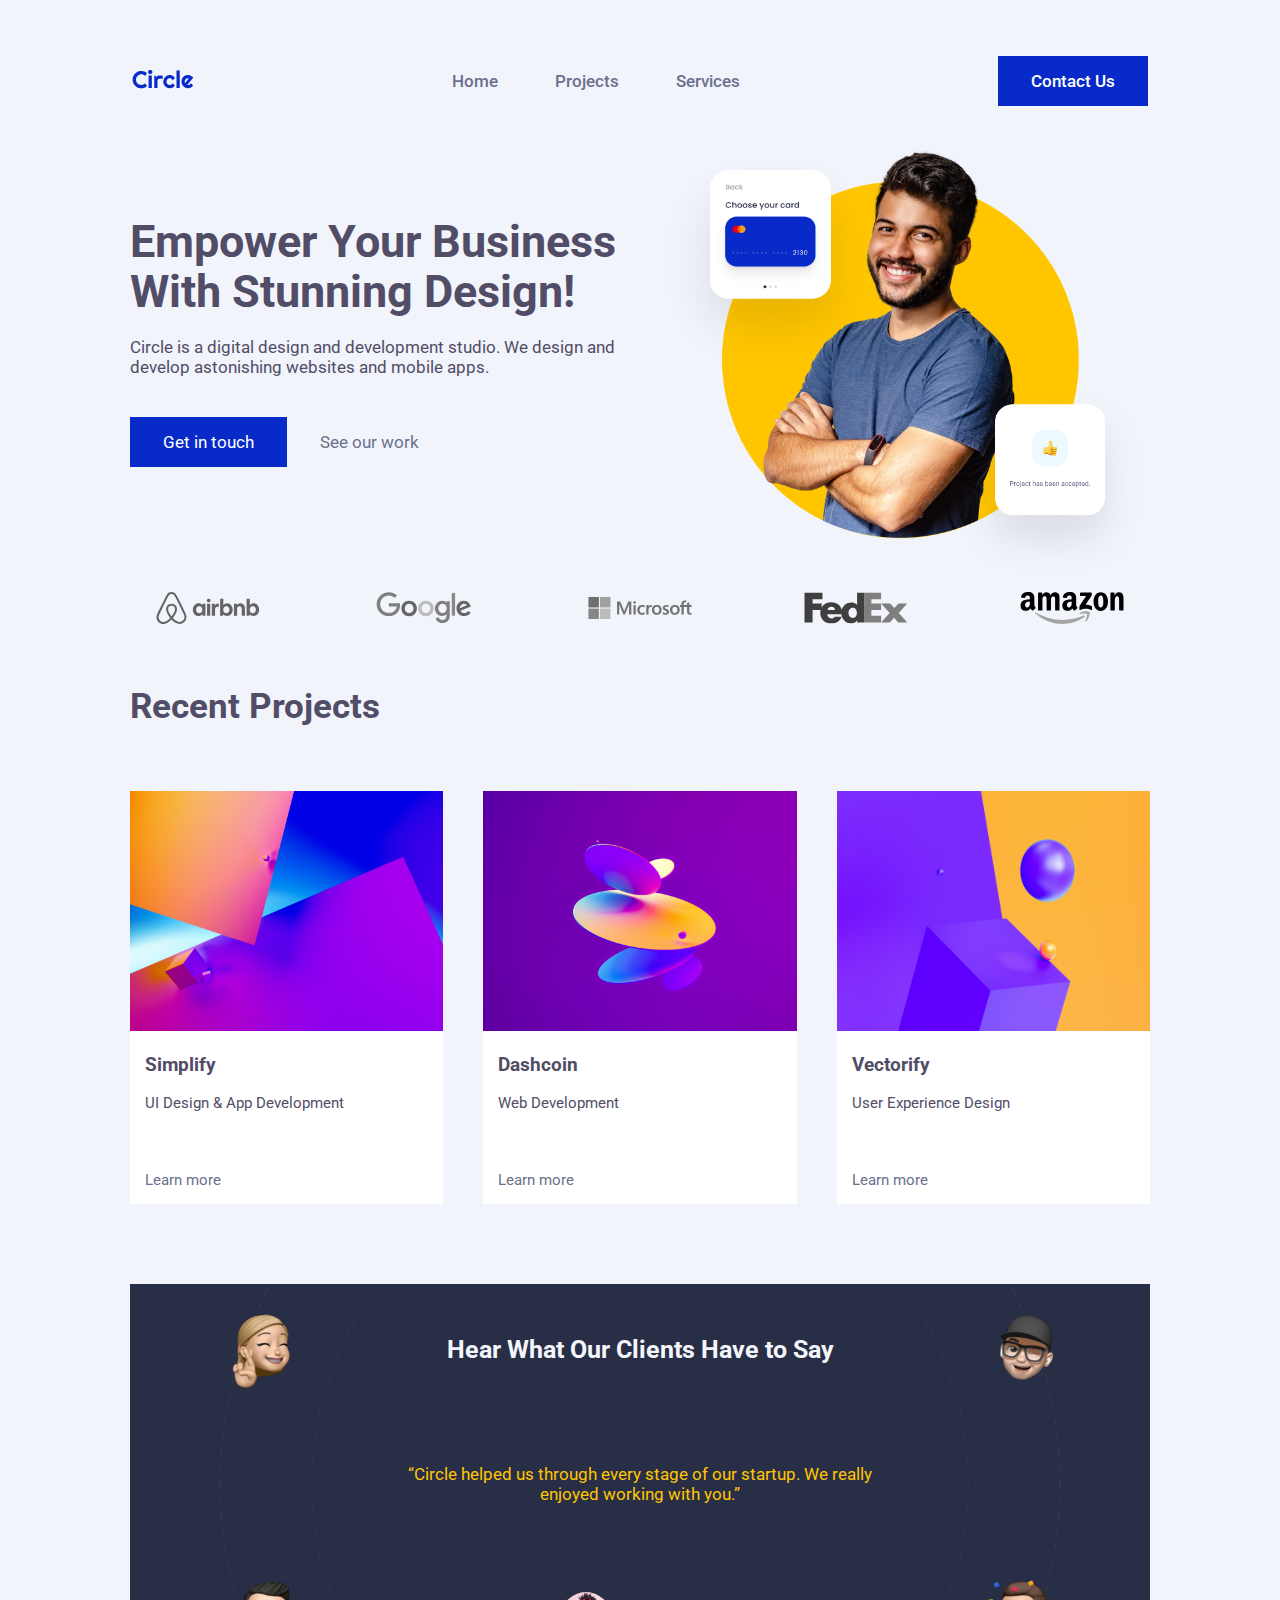
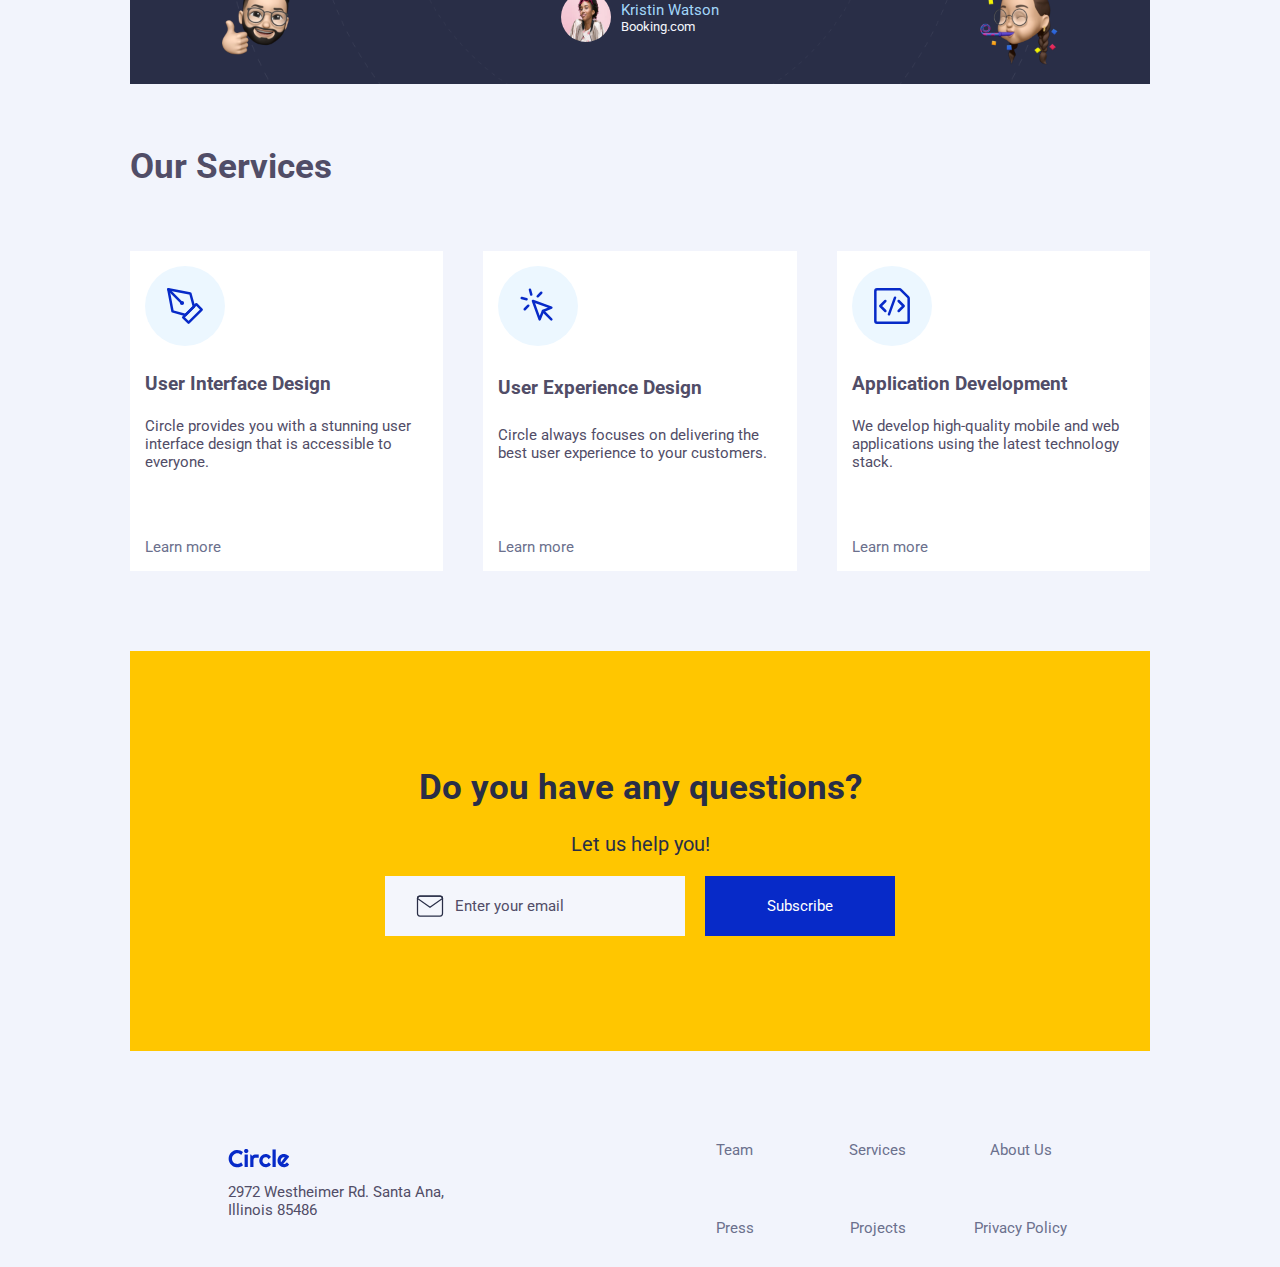
<file: index.html>
<!DOCTYPE html>
<html lang="en">
  <head>
    <meta charset="UTF-8" />
    <meta name="viewport" content="width=device-width, initial-scale=1.0" />
    <meta http-equiv="X-UA-Compatible" content="ie=edge" />
    <title>Proyecto 1 Circle</title>
    <link rel="stylesheet" type="text/css" href="./styles/main.css" />
    <link rel="stylesheet" type="text/css" href="./styles/home.css" />
    <link rel="preconnect" href="https://fonts.googleapis.com" />
    <link rel="preconnect" href="https://fonts.gstatic.com" crossorigin />
    <link
      href="https://fonts.googleapis.com/css2?family=Roboto:wght@400;500;700&display=swap"
      rel="stylesheet"
    />
  </head>
  <body>
    <header class="navbar" id="navbar">
      <div>
        <img
          class="logo"
          src="./project-assets/logos/circle.svg"
          alt="Logo Circle"
        />
      </div>
      <ul class="nav-bar-list" id="nav-bar-list">
        <li><a href="index.html">Home</a></li>
        <li><a href="#project-section">Projects</a></li>
        <li><a href="#service-section">Services</a></li>
      </ul>
      <div class="contact-button">
        <a href="contactUs.html">Contact Us</a>
      </div>
    </header>
    <img
      src="./project-assets/Menú icon.png"
      href="#menu"
      class="lanzador-menu"
      id="enlace-menu"
    />
    <section class="main-text-image">
      <div class="hero-img-container">
        <img
          class="card-img"
          src="./project-assets/hero-section/card-1.png"
          alt="Credit card image"
        />
        <img
          class="like-img"
          src="./project-assets/hero-section/card-2.png"
          alt="Like image"
        />
      </div>
      <br />
      <div class="textos-ppales">
        <h1>Empower Your Business With Stunning Design!</h1>
        <br />
        <p>
          Circle is a digital design and development studio. We design and
          develop astonishing websites and mobile apps.
        </p>
        <br />
        <br />
        <div class="links-ppales">
          <a class="blue-box-link" href="contactUs.html">Get in touch</a>
          <a class="link-grey" href="projectPage.html">See our work</a>
        </div>
      </div>
    </section>
    <section class="logos">
      <img
        src="./project-assets/logos/airbnb-logo.svg"
        alt="Logo AirBnb"
      />
      <img
        src="./project-assets/logos/google-logo.svg"
        alt="Logo Google"
      />
      <img
        src="./project-assets/logos/microsoft-logo.svg"
        alt="Logo Microsoft"
      />
      <img
        src="./project-assets/logos/fedex-logo.svg"
        alt="Logo Fedex"
      />
      <img
        src="./project-assets/logos/amazon-logo.svg"
        alt="Logo Amazon"
      />
    </section>
    <section class="project-section" id="project-section">
      <h3>Recent Projects</h3>
      <div class="projects-container">
        <div class="project">
          <img
            src="./project-assets/projects-section/1.jpg"
            alt="UI Design & App Development"
          />
          <h5>Simplify</h5>
          <p>UI Design & App Development</p>
          <br />
          <br />
          <a href="./projectPage.html">Learn more</a>
        </div>
        <div class="project">
          <img
            src="./project-assets/projects-section/2.jpg"
            alt="Web Development"
          />
          <h5>Dashcoin</h5>
          <p>Web Development</p>
          <br />
          <br />
          <a href="./projectPage.html">Learn more</a>
        </div>
        <div class="project">
          <img
            src="./project-assets/projects-section/3.jpg"
            alt="User Experience Design"
          />
          <h5>Vectorify</h5>
          <p>User Experience Design</p>
          <br />
          <br />
          <a href="./projectPage.html">Learn more</a>
        </div>
      </div>
    </section>
    <section class="testimonial-section">
      <img
        id="memoji-1"
        src="./project-assets/testimonial-section/memoji-1.png"
      />
      <img
        id="memoji-2"
        src="./project-assets/testimonial-section/memoji-2.png"
      />
      <img
        id="memoji-3"
        src="./project-assets/testimonial-section/memoji-3.png"
      />
      <img
        id="memoji-4"
        src="./project-assets/testimonial-section/memoji-4.png"
      />
      <h3 id="h3-testimonial">Hear What Our Clients Have to Say</h3>
      <p class="yellow-text">
        “Circle helped us through every stage of our startup. We really enjoyed
        working with you.”
      </p>
      <div class="testimonial-img-text">
        <img
          id="testimonial-img"
          src="./project-assets/testimonial-section/profile.png"
        />
        <div class="testimonial-text">
          <p class="testimonial-text-1">Kristin Watson</p>
          <p class="testimonial-text-2">Booking.com</p>
        </div>
      </div>
    </section>
    <section class="service-section" id="service-section">
      <h3>Our Services</h3>
      <div class="service-container">
        <div class="service">
          <div class="service-img-cont">
            <img
              class="service-img"
              src="./project-assets/services-section/icons/1.svg"
              alt="User Interface Design"
            />
          </div>
          <h5 class="h5-service">User Interface Design</h5>
          <p class="p-service">
            Circle provides you with a stunning user interface design that is
            accessible to everyone.
          </p>
          <br />
          <br />
          <a href="./projectPage.html">Learn more</a>
        </div>
        <div class="service">
          <div class="service-img-cont">
            <img
              class="service-img"
              src="./project-assets/services-section/icons/2.svg"
              alt="User Experience Design"
            />
          </div>
          <h5 class="h5-service">User Experience Design</h5>
          <p class="p-service">
            Circle always focuses on delivering the best user experience to your
            customers.
          </p>
          <br />
          <br />
          <a href="./projectPage.html">Learn more</a>
        </div>
        <div class="service">
          <div class="service-img-cont">
            <img
              class="service-img"
              src="./project-assets/services-section/icons/3.svg"
              alt="Application Development"
            />
          </div>
          <h5 class="h5-service">Application Development</h5>
          <p class="p-service">
            We develop high-quality mobile and web applications using the latest
            technology stack.
          </p>
          <br />
          <br />
          <a href="./projectPage.html">Learn more</a>
        </div>
      </div>
    </section>
    <section class="newsletter-section">
      <div class="newsletter-container">
        <h3>Do you have any questions?</h3>
        <p>Let us help you!</p>
        <form class="subscribe-container">
          <input class="news-input" type="email" value="Enter your email" />
          <button class="Submit-button">Subscribe</button>
        </form>
      </div>
    </section>
    <footer>
      <div class="footer-logo-container">
        <img
          class="logo"
          src="./project-assets/logos/circle.svg"
          alt="Logo Circle"
        />
        <p class="footer-address">
          2972 Westheimer Rd. Santa Ana, Illinois 85486
        </p>
      </div>
      <div class="footer-links">
        <a href="index.html">Team</a>
        <a href="#service-section">Services</a>
        <a href="index.html">About Us</a>
        <a href="index.html">Press</a>
        <a href="#project-section">Projects</a>
        <a href="index.html">Privacy Policy</a>
      </div>
    </footer>
    <script src="javascript.js"></script>
  </body>
</html>
</file>
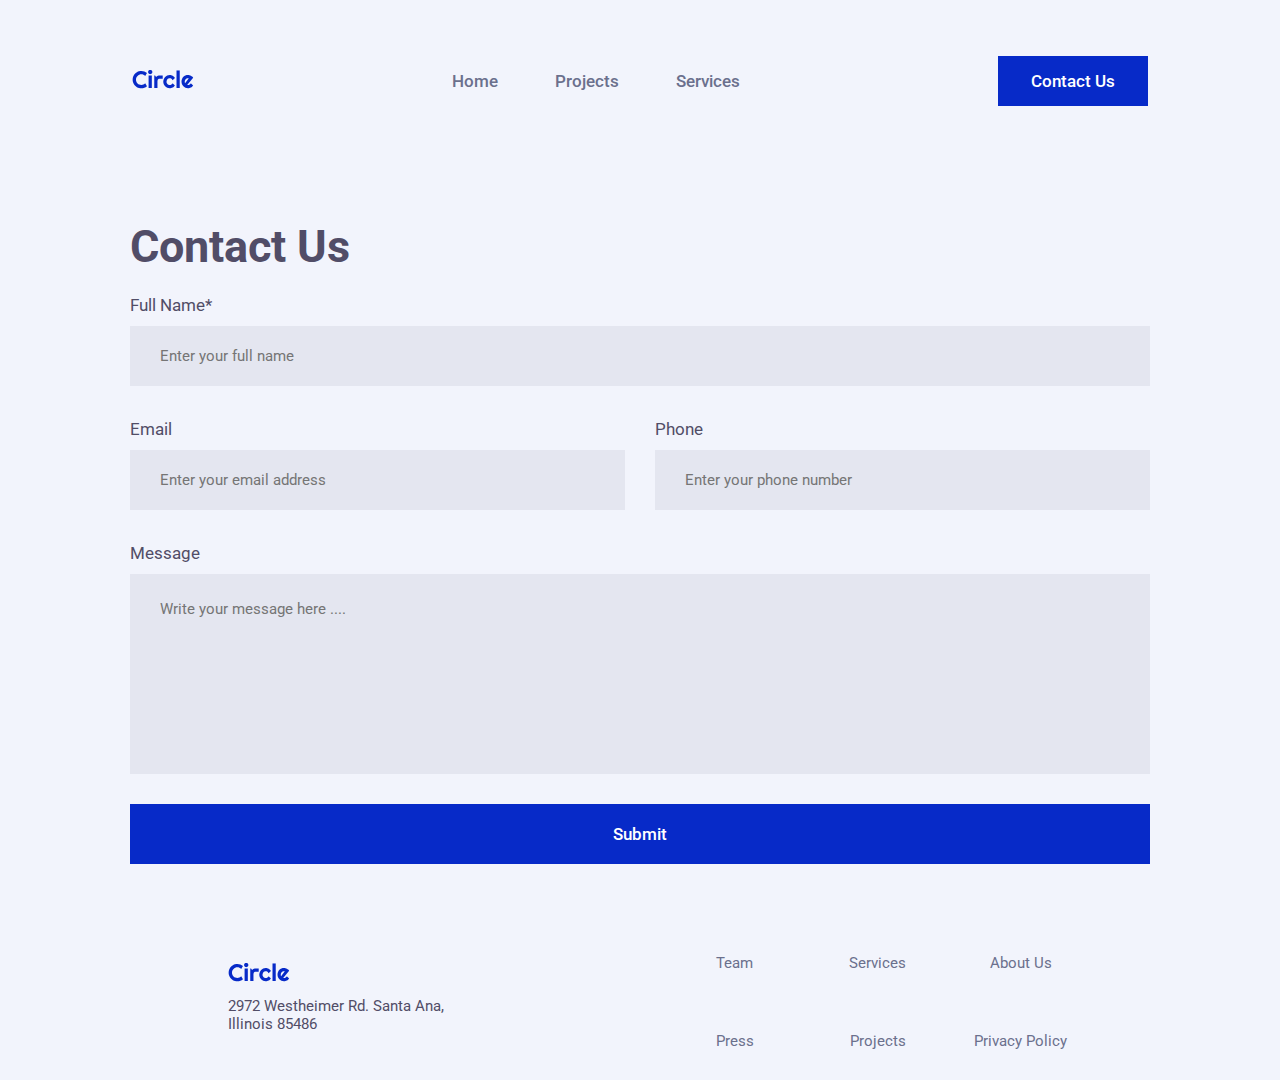
<file: contactUs.html>
<!DOCTYPE html>
<html lang="en">
  <head>
    <meta charset="UTF-8" />
    <meta name="viewport" content="width=device-width, initial-scale=1.0" />
    <meta http-equiv="X-UA-Compatible" content="ie=edge" />
    <title>Proyecto 1 Circle</title>
    <link rel="stylesheet" type="text/css" href="./styles/main.css" />
    <link rel="stylesheet" type="text/css" href="./styles/home.css" />
    <link rel="stylesheet" type="text/css" href="./styles/contactUs.css" />
    <link rel="preconnect" href="https://fonts.googleapis.com" />
    <link rel="preconnect" href="https://fonts.gstatic.com" crossorigin />
    <link
      href="https://fonts.googleapis.com/css2?family=Roboto:wght@400;500;700&display=swap"
      rel="stylesheet"
    />
  </head>
  <body>
    <header class="navbar" id="navbar">
      <div>
        <img
          class="logo"
          src="./project-assets/logos/circle.svg"
          alt="Logo Circle"
        />
      </div>
      <ul class="nav-bar-list" id="nav-bar-list">
        <li><a href="./index.html">Home</a></li>
        <li><a href="./projectPage.html">Projects</a></li>
        <li><a href="./index.html">Services</a></li>
      </ul>
      <div class="contact-button">
        <a href="contactUs.html">Contact Us</a>
      </div>
    </header>
    <img
      src="./project-assets/Menú icon.png"
      href="#menu"
      class="lanzador-menu"
      id="enlace-menu"
    />
    <section class="contactUs-form-container">
      <h1>Contact Us</h1>
      <form class="contactUs-form">
        <label for="name">Full Name*</label>
        <br />
        <input
          type="text"
          id="name"
          placeholder="Enter your full name"
          required
        />
        <br />
        <div class="row-form">
          <div class="email-input">
            <label for="email">Email</label>
            <br />
            <input
              type="email"
              id="email"
              placeholder="Enter your email address"
              required
            />
          </div>
          <div class="phone-input">
            <label for="phone">Phone</label>
            <input
              type="tel"
              id="phone"
              placeholder="Enter your phone number"
              required
            />
          </div>
        </div>
        <label for="message">Message</label>
        <br />
        <input
          type="textarea"
          id="message"
          class="message"
          placeholder="Write your message here ...."
          required
        />
        <br />
        <button class="submit-button">Submit</button>
      </form>
    </section>
    <footer>
      <div class="footer-logo-container">
        <img
          class="logo"
          src="./project-assets/logos/circle.svg"
          alt="Logo Circle"
        />
        <p class="footer-address">
          2972 Westheimer Rd. Santa Ana, Illinois 85486
        </p>
      </div>
      <div class="footer-links">
        <a href="index.html">Team</a>
        <a href="#service-section">Services</a>
        <a href="index.html">About Us</a>
        <a href="index.html">Press</a>
        <a href="#project-section">Projects</a>
        <a href="index.html">Privacy Policy</a>
      </div>
    </footer>
    <script src="javascript.js"></script>
  </body>
</html>
</file>
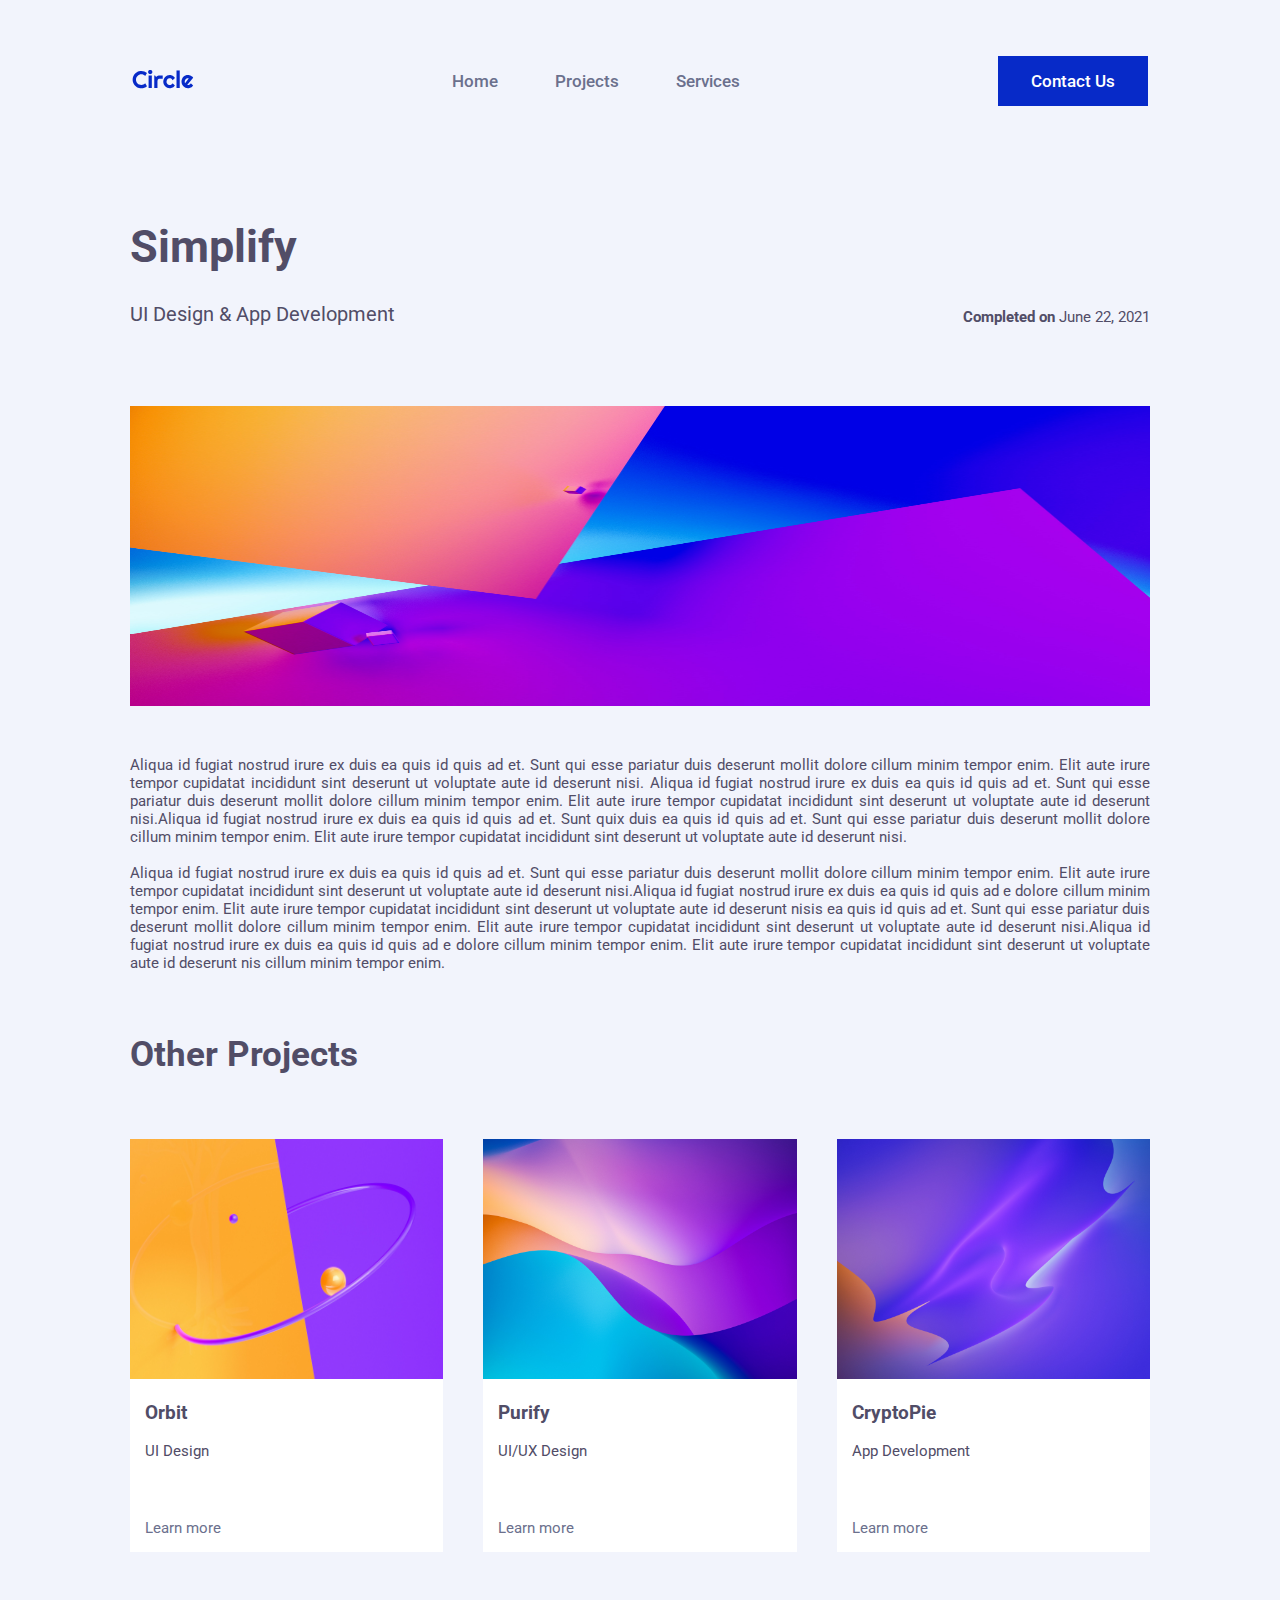
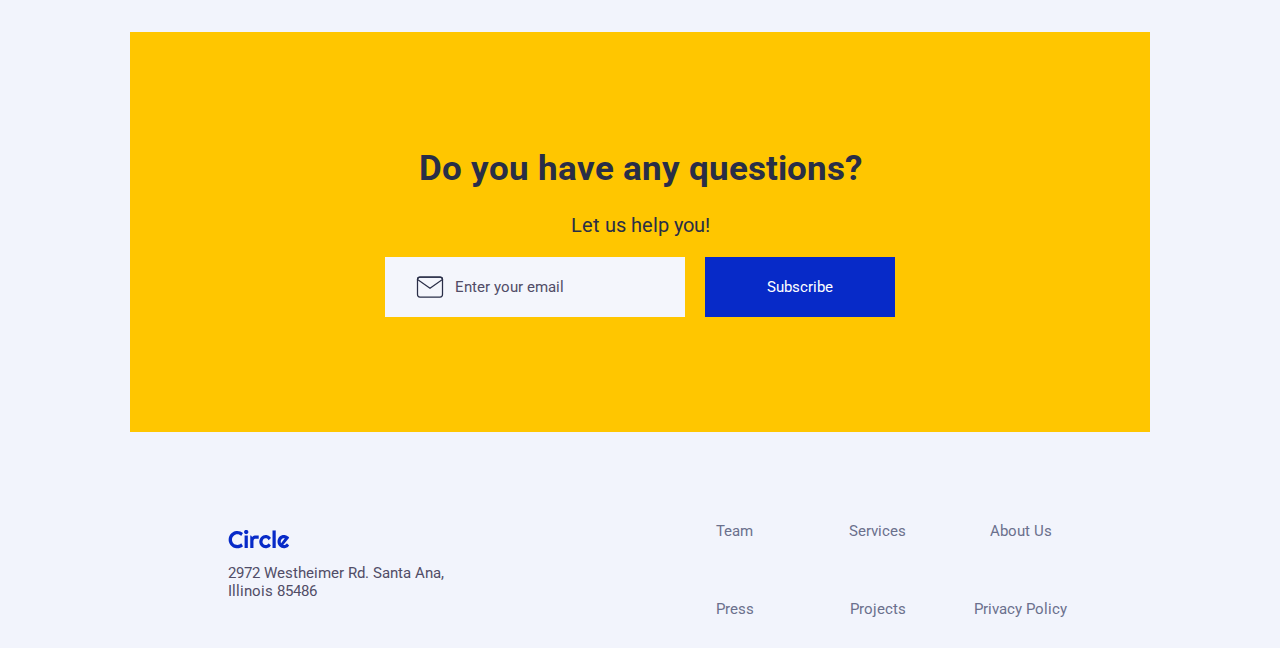
<file: projectPage.html>
<!DOCTYPE html>
<html lang="en">
  <head>
    <meta charset="UTF-8" />
    <meta name="viewport" content="width=device-width, initial-scale=1.0" />
    <meta http-equiv="X-UA-Compatible" content="ie=edge" />
    <title>Proyecto 1 Circle</title>
    <link rel="stylesheet" type="text/css" href="./styles/main.css" />
    <link rel="stylesheet" type="text/css" href="./styles/home.css" />
    <link rel="stylesheet" type="text/css" href="./styles/projectPage.css" />
    <link rel="preconnect" href="https://fonts.googleapis.com" />
    <link rel="preconnect" href="https://fonts.gstatic.com" crossorigin />
    <link
      href="https://fonts.googleapis.com/css2?family=Roboto:wght@400;500;700&display=swap"
      rel="stylesheet"
    />
  </head>
  <body>
    <header class="navbar" id="navbar">
      <div>
        <img
          class="logo"
          src="./project-assets/logos/circle.svg"
          alt="Logo Circle"
        />
      </div>
      <ul class="nav-bar-list" id="nav-bar-list">
        <li><a href="./index.html">Home</a></li>
        <li><a href="#project-section">Projects</a></li>
        <li><a href="./index.html">Services</a></li>
      </ul>
      <div class="contact-button">
        <a href="contactUs.html">Contact Us</a>
      </div>
    </header>
    <img
      src="./project-assets/Menú icon.png"
      href="#menu"
      class="lanzador-menu"
      id="enlace-menu"
    />
    <section class="project-detail">
      <h1>Simplify</h1>
      <div class="subtitle">
        <p>UI Design & App Development</p>
        <p class="subtitle-date"><span>Completed on </span>June 22, 2021</p>
      </div>
      <div class="project-detail-items-container">
        <img
          src="./project-assets/projects-section/1.jpg"
          alt="UI Design & App Development"
        />
        <p class="project-detail-text">
          Aliqua id fugiat nostrud irure ex duis ea quis id quis ad et. Sunt qui
          esse pariatur duis deserunt mollit dolore cillum minim tempor enim.
          Elit aute irure tempor cupidatat incididunt sint deserunt ut voluptate
          aute id deserunt nisi. Aliqua id fugiat nostrud irure ex duis ea quis
          id quis ad et. Sunt qui esse pariatur duis deserunt mollit dolore
          cillum minim tempor enim. Elit aute irure tempor cupidatat incididunt
          sint deserunt ut voluptate aute id deserunt nisi.Aliqua id fugiat
          nostrud irure ex duis ea quis id quis ad et. Sunt quix duis ea quis id
          quis ad et. Sunt qui esse pariatur duis deserunt mollit dolore cillum
          minim tempor enim. Elit aute irure tempor cupidatat incididunt sint
          deserunt ut voluptate aute id deserunt nisi.
          <br />
          <br />
          Aliqua id fugiat nostrud irure ex duis ea quis id quis ad et. Sunt qui
          esse pariatur duis deserunt mollit dolore cillum minim tempor enim.
          Elit aute irure tempor cupidatat incididunt sint deserunt ut voluptate
          aute id deserunt nisi.Aliqua id fugiat nostrud irure ex duis ea quis
          id quis ad e dolore cillum minim tempor enim. Elit aute irure tempor
          cupidatat incididunt sint deserunt ut voluptate aute id deserunt nisis
          ea quis id quis ad et. Sunt qui esse pariatur duis deserunt mollit
          dolore cillum minim tempor enim. Elit aute irure tempor cupidatat
          incididunt sint deserunt ut voluptate aute id deserunt nisi.Aliqua id
          fugiat nostrud irure ex duis ea quis id quis ad e dolore cillum minim
          tempor enim. Elit aute irure tempor cupidatat incididunt sint deserunt
          ut voluptate aute id deserunt nis cillum minim tempor enim.
        </p>
      </div>
    </section>
    <section class="project-section" id="project-section">
      <h3>Other Projects</h3>
      <div class="projects-container">
        <div class="project">
          <img
            src="./project-assets/projects-section/4.jpg"
            alt="UI Design"
          />
          <h5>Orbit</h5>
          <p>UI Design</p>
          <br />
          <br />
          <a href="./projectPage.html">Learn more</a>
        </div>
        <div class="project">
          <img
            src="./project-assets/projects-section/5.jpg"
            alt="UI/UX Design"
          />
          <h5>Purify</h5>
          <p>UI/UX Design</p>
          <br />
          <br />
          <a href="./projectPage.html">Learn more</a>
        </div>
        <div class="project">
          <img
            src="./project-assets/projects-section/6.jpg"
            alt="App Development"
          />
          <h5>CryptoPie</h5>
          <p>App Development</p>
          <br />
          <br />
          <a href="./projectPage.html">Learn more</a>
        </div>
      </div>
    </section>
    <section class="newsletter-section">
      <div class="newsletter-container">
        <h3>Do you have any questions?</h3>
        <p>Let us help you!</p>
        <form class="subscribe-container">
          <input class="news-input" type="email" value="Enter your email" />
          <button class="Submit-button">Subscribe</button>
        </form>
      </div>
    </section>
    <footer>
      <div class="footer-logo-container">
        <img
          class="logo"
          src="./project-assets/logos/circle.svg"
          alt="Logo Circle"
        />
        <p class="footer-address">
          2972 Westheimer Rd. Santa Ana, Illinois 85486
        </p>
      </div>
      <div class="footer-links">
        <a href="index.html">Team</a>
        <a href="#service-section">Services</a>
        <a href="index.html">About Us</a>
        <a href="index.html">Press</a>
        <a href="#project-section">Projects</a>
        <a href="index.html">Privacy Policy</a>
      </div>
    </footer>
    <script src="javascript.js"></script>
  </body>
</html>
</file>
<file: styles/home.css>
.main-text-image {
  display: flex;
  flex-direction: column;
  align-items: center;
  justify-content: flex-start;
  width: 100%;
  font-size: 17px;
  padding-left: 30px;
  padding-right: 30px;
}

.hero-img-container {
  width: 100%;
  height: 400px;
  background-image: url("../project-assets/hero-section/hero-image.png");
  background-size: contain;
  background-repeat: no-repeat;
  background-position: center;
  flex: 0.5;
  display: grid;
  grid-template-columns: repeat(3, 1fr);
  grid-template-rows: repeat(3, 1fr);
  justify-items: center;
  align-items: center;
}

.hero-img {
  width: 100%;
  height: 50%;
  max-width: 570px;
  max-height: 650px;
  position: inherit;
}

.blue-box-link {
  background-color: #072ac8;
  color: #ffffff;
  padding: 15px 33px;
  height: auto;
}

.blue-box-link:link,
.blue-box-link:visited {
  color: #ffffff;
  text-decoration: none;
}

.card-img {
  width: 240px;
  height: 240px;
  grid-column: 1;
  grid-row: 1;
}

.like-img {
  height: 200px;
  width: 200px;
  grid-column: 3;
  grid-row: 3;
}

.textos-ppales {
  flex: 0.5;
  display: flex;
  flex-direction: column;
}

.link-grey {
  padding: 15px 33px;
  height: auto;
}

.links-ppales {
  display: flex;
}

.logos {
  -webkit-filter: grayscale(100%);
  filter: grayscale(100%);
  margin-top: 50px;
  display: flex;
  justify-content: space-around;
}

.logos img {
  height: 60px;
  width: 60px;
}

.project-section,
.service-section {
  display: flex;
  flex-direction: column;
  justify-content: center;
  align-items: center;
  width: 100%;
  margin-top: 80px;
}

.projects-container,
.service-container {
  margin-top: 80px;
  display: flex;
  flex-direction: column;
  align-items: center;
  justify-content: space-between;
  gap: 30px;
}

.projects-container {
  height: 100%;
}

.projects-container img {
  width: 100%;
  height: 240px;
}

h5 {
  margin-top: 15px;
  padding-left: 15px;
  padding-right: 15px;
}

.projects-container p,
.service-container p {
  margin-top: 10px;
  font-size: 15px;
  padding-left: 15px;
  padding-right: 15px;
}

.projects-container a,
.service-container a {
  font-size: 15px;
  padding-left: 15px;
}

.project,
.service {
  background-color: #ffffff;
  display: flex;
  flex-direction: column;
  justify-content: space-between;
  padding-bottom: 15px;
}

.project {
  width: 100%;
  height: 100%;
}

.testimonial-section {
  margin-top: 80px;
  height: 400px;
  margin-left: 30px;
  margin-right: 30px;
  background-image: url("../project-assets/testimonial-section/orbit.png");
  background-color: #292e47;
  background-size: cover;
  background-repeat: no-repeat;
  background-position: center;
  display: grid;
  align-items: center;
  justify-items: center;
  grid-template-columns: 1fr 2fr 1fr;
  grid-template-rows: repeat(3, 1fr);
}

#memoji-1 {
  width: 100px;
  height: 100px;
  grid-column: 1;
  grid-row: 1;
}

#memoji-2 {
  width: 100px;
  height: 100px;
  grid-column: 3;
  grid-row: 1;
}

#memoji-3 {
  width: 100px;
  height: 100px;
  grid-column: 1;
  grid-row: 3;
}

#memoji-4 {
  width: 100px;
  height: 100px;
  grid-column: 3;
  grid-row: 3;
}

#h3-testimonial {
  color: #f4f6fc;
  font-size: 25px;
  grid-column: 2;
  grid-row: 1;
  text-align: center;
}

.yellow-text {
  color: #ffc600;
  grid-column: 2;
  grid-row: 2;
  text-align: center;
  font-size: 17px;
}

.testimonial-img-text {
  grid-column: 2;
  grid-row: 3;
}

#testimonial-img {
  border-radius: 50%;
  width: 50px;
  height: 50px;
}
.testimonial-text-1 {
  color: #a2d6f9;
  font-size: 15px;
}

.testimonial-text-2 {
  color: #f4f6fc;
  font-size: 13px;
}

.testimonial-img-text {
  display: flex;
  gap: 10px;
  justify-content: center;
  align-items: center;
}

.service-img-cont {
  width: 80px;
  height: 80px;
  background-color: #ecf7ff;
  border-radius: 50%;
  padding: 15px;
  margin-top: 15px;
  margin-left: 15px;
  display: flex;
  justify-content: center;
}

.service-img {
  width: 40px;
}

.service {
  width: 340px;
  height: 320px;
}

.newsletter-section {
  margin-top: 80px;
  height: 400px;
  margin-left: 30px;
  margin-right: 30px;
  background-color: #ffc600;
  display: flex;
  align-items: center;
  justify-content: center;
  text-align: center;
}

.newsletter-container h3,
.newsletter-container p {
  color: #292e47;
  margin-bottom: 20px;
}

.subscribe-container {
  display: flex;
  flex-direction: column;
  align-items: center;
  gap: 20px;
}

.news-input {
  background-image: url(../project-assets/newsletter/icon/mail.svg);
  background-repeat: no-repeat;
  background-position: 30px;
}

footer {
  margin-top: 80px;
  display: flex;
  flex-direction: column-reverse;
  justify-content: center;
  align-items: center;
}

.footer-logo-container {
  width: 250px;
  text-align: center;
  margin-bottom: 30px;
  margin-top: 30px;
}

footer p,
footer a {
  margin-top: 10px;
  font-size: 15px;
}

.footer-links {
  display: grid;
  grid-template-columns: 1fr 1fr 1fr;
  margin-bottom: 30px;
  gap: 50px;
  text-align: center;
}

@media screen and (min-width: 800px) {
  .main-text-image {
    flex-direction: row-reverse;
    justify-content: center;
    gap: 10px;
  }

  .logos img {
    height: 32px;
    width: 104px;
  }

  .projects-container {
    height: 413px;
  }

  .projects-container,
  .service-container {
    flex-direction: row;
    justify-content: space-between;
    gap: 40px;
    width: 100%;
    margin-top: 60px;
  }

  .project-section,
  .service-section {
    margin: 0;
    margin-top: 60px;
    padding: 0 30px;
  }

  .project-section h3,
  .service-section h3 {
    align-self: flex-start;
  }

  .projects-container img {
    width: 100%;
    height: 240px;
  }

  .subscribe-container {
    flex-direction: row;
  }

  footer {
    flex-direction: row;
    justify-content: space-around;
    text-align: justify;
  }

  footer img {
    padding-left: 15px;
  }

  .footer-logo-container {
    text-align: left;
    margin-top: 0;
  }

  .footer-address {
    padding-left: 15px;
    padding-right: 15px;
  }
}

@media screen and (min-width: 802px) and (max-width: 910px) {
  .h5-service {
    font-size: 16px;
  }

  .p-service {
    font-size: 13px;
  }
}

@media screen and (min-width: 200px) and (max-width: 550px) {
  .hero-img-container {
    grid-template-columns: 1fr 1fr;
  }

  .card-img {
    width: 150px;
    height: 150px;
    grid-column: 1;
    grid-row: 1;
  }

  .like-img {
    height: 130px;
    width: 130px;
    grid-column: 2;
    grid-row: 3;
  }

  .textos-ppales h1 {
    font-size: 35px;
  }

  .logos {
    justify-content: space-evenly;
  }

  .logos img {
    width: 40px;
    height: 40px;
  }

  h3 {
    font-size: 30px;
  }

  #memoji-1,
  #memoji-2,
  #memoji-3,
  #memoji-4 {
    width: 80px;
    height: 80px;
  }

  #h3-testimonial {
    font-size: 19px;
  }

  .yellow-text {
    font-size: 14px;
  }

  #testimonial-img {
    width: 40px;
    height: 40px;
  }
}
</file>
<file: styles/contactUs.css>
.contactUs-form-container {
  display: flex;
  flex-direction: column;
  gap: 20px;
  padding-left: 30px;
  padding-right: 30px;
  margin-top: 80px;
  width: 100%;
}

.contactUs-form label {
  font-size: 17px;
}

.contactUs-form input {
  padding: 0;
  padding-left: 30px;
  margin-top: 10px;
  margin-bottom: 30px;
  background-color: rgb(107, 112, 141, 0.1);
  font-size: 15px;
  width: 100%;
}

.message {
  height: 200px;
}

.message::placeholder {
  transform: translateY(-65px);
}

.submit-button {
  width: 100%;
  font-weight: 500;
  font-size: 17px;
}

@media screen and (min-width: 800px) {
  
  .row-form {
    display: grid;
    width: 100%;
    grid-template-columns: 1fr 1fr;
    gap: 30px;
  }
}
</file>
<file: styles/projectPage.css>
.project-detail {
  margin-top: 80px;
  text-align: center;
  margin-left: 30px;
  margin-right: 30px;
}

.subtitle {
  display: flex;
  flex-direction: column;
  margin-top: 30px;
  gap: 20px;
}

span {
  font-weight: bold;
}

.subtitle-date {
  font-size: 15px;
}

.project-detail-items-container {
  margin-top: 80px;
  width: 100%;
  display: flex;
  flex-direction: column;
  align-items: center;
  justify-content: center;
  text-align: justify;
}

.project-detail-items-container img {
  width: inherit;
  height: 300px;
}

.project-detail-text {
  margin-top: 50px;
  font-size: 15px;
}

@media screen and (min-width: 800px) {
  .project-detail {
    
    margin-top: 80px;
    text-align: left;
    
  }

  .subtitle {
    flex-direction: row;
    justify-content: space-between;
  }

  .subtitle-date {
    align-self: flex-end;
  }
}
</file>
<file: styles/main.css>
/* Reset styles navegador */
* {
  margin: 0;
  padding: 0;
  border: 0;
  vertical-align: baseline;
  box-sizing: border-box;
}

html {
  scroll-behavior: smooth;
}

body {
  font-family: "Roboto", sans-serif;
  color: #514d67;
  font-size: 20px;
  background-color: #f2f4fc;
}

.navbar {
  color: #6b708d;
  font-weight: 500;
  font-size: 17px;
  display: flex;
  justify-content: space-between;
  align-items: center;
  width: 100%;
  padding: 0 2rem;
  margin-top: 20px;
}

.nav-bar-list {
  display: flex;
  flex-direction: column;
  list-style: none;
  justify-content: space-evenly;
  align-content: center;
  flex: 0.5;
  text-decoration: none;
  text-align: center;
  width: calc(100% - 60px);
}

a:link,
a:visited {
  color: #6b708d;
  text-decoration: none;
}

a:hover {
  color: #072ac8;
}

.contact-button,
.nav-bar-list li {
  height: 28px;
  display: flex;
  justify-content: center;
  align-items: center;
  width: 100%;
  border-bottom: 1px solid black;
}

.contact-button {
  background-color: #072ac8;
  color: #ffffff;
  padding: 15px 33px;
  height: auto;
}

.contact-button a:link,
.contact-button a:visited {
  color: #ffffff;
  text-decoration: none;
}

h1 {
  font-style: normal;
  font-weight: 700;
  font-size: 40px;
  line-height: 50px;
}

h3 {
  font-style: normal;
  font-weight: 700;
  font-size: 35px;
  line-height: 46.88px;
}

h5 {
  font-style: normal;
  font-weight: 700;
  font-size: 19px;
  line-height: 28.13px;
}

input {
  font-family: "Roboto", sans-serif;
  color: #514d67;
  font-size: 15px;
  width: 300px;
  height: 60px;
  padding-left: 70px;
  background-color: #f4f6fc;
}

button {
  font-family: "Roboto", sans-serif;
  color: #ffffff;
  font-size: 15px;
  width: 190px;
  height: 60px;
  text-align: center;
  background-color: #072ac8;
}

.lanzador-menu {
  width: 20px;
  height: 20px;
  margin-left: 30px;
  margin-top: 5px;
}

.lanzador-menu:link,
.lanzador-menu:visited {
  color: #ffffff;
}

@media screen and (min-width: 801px) {
  .navbar,
  .nav-bar-list {
    flex-direction: row;
    width: auto;
  }

  .navbar {
    height: 122px;
  }

  .contact-button,
  .nav-bar-list li {
    width: auto;
    border-bottom: none;
  }

  .lanzador-menu {
    display: none;
  }
}

@media screen and (min-width: 1091px) {
  body {
    padding: 0 100px;
  }

  h1 {
    font-size: 45px;
    line-height: 50px;
  }

  h3 {
    font-size: 35px;
  }

  .navbar {
    justify-content: space-between;
  }
}

@media screen and (max-width: 800px) {
  .js .nav-bar-list {
    max-height: 0;
    overflow: hidden;
    transition: max-height 0.5s;
    position: absolute;
    background-color: #ffffff;
    margin-top: 200px;
  }

  .js .nav-bar-list a {
    padding: 5px 10px;
    color: #514d67;
    border-top: 1px solid rgba(255, 255, 255, 0.4);
  }

  .js .nav-bar-list.menu-desplegado {
    max-height: 300px;
    margin-top: 200px;
  }

  .js .contact-button {
    width: 150px;
  }
}
</file>
